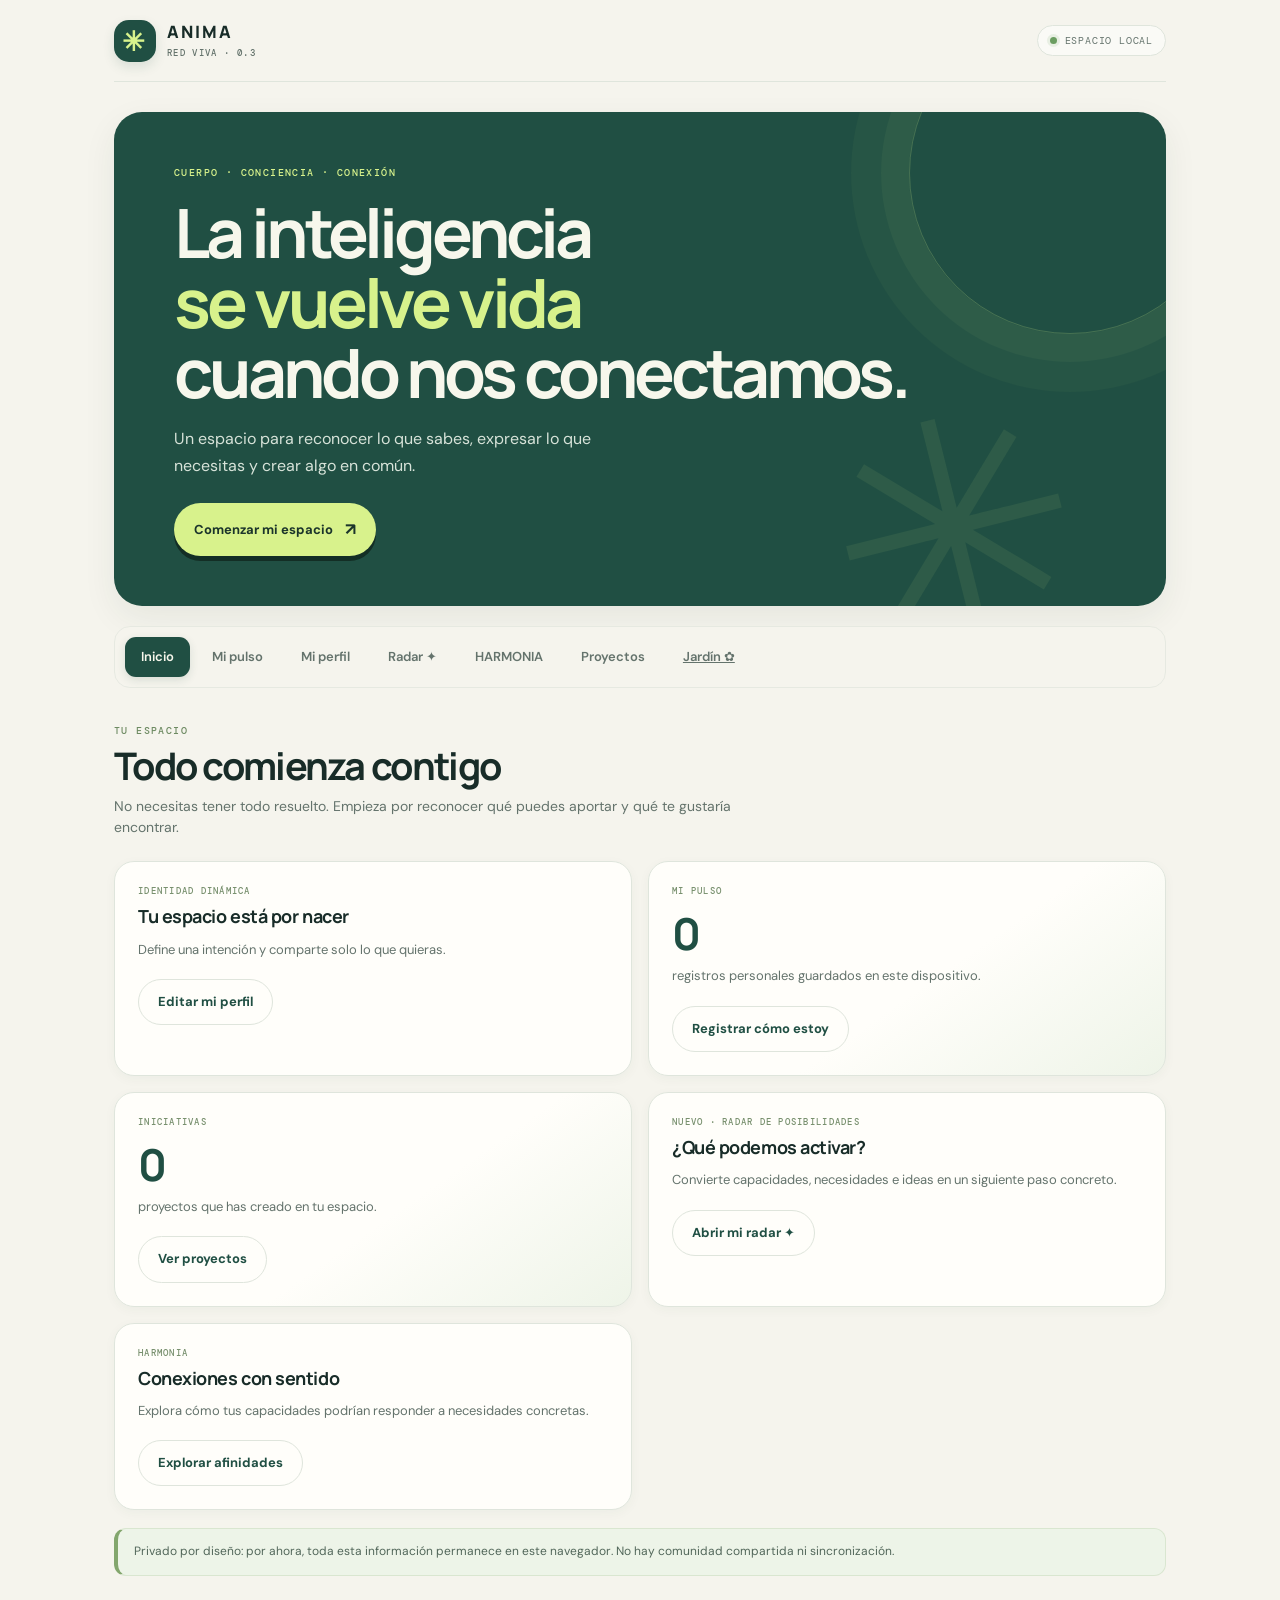
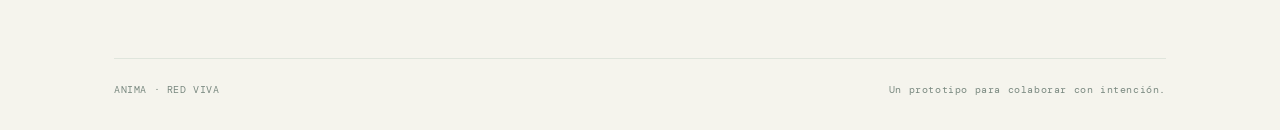
<file: index.html>
<!doctype html>
<html lang="es">
<head>
  <meta charset="utf-8">
  <meta name="viewport" content="width=device-width, initial-scale=1">
  <meta name="theme-color" content="#101b19">
  <meta name="description" content="ANIMA — un espacio para conectar capacidades, necesidades e iniciativas humanas.">
  <link rel="manifest" href="manifest.webmanifest">
  <link rel="icon" href="assets/anima-icon.svg" type="image/svg+xml">
  <title>ANIMA — Red Viva</title>
  <link rel="stylesheet" href="styles/main.css">
</head>
<body>
  <div class="app-shell">
    <header class="topbar">
      <a class="brand" href="#" aria-label="ANIMA inicio"><span class="brand-mark">✳</span><span>ANIMA<small>RED VIVA · 0.3</small></span></a>
      <span class="local-tag"><i></i> ESPACIO LOCAL</span>
    </header>
    <main>
      <section class="hero">
        <div class="eyebrow">CUERPO · CONCIENCIA · CONEXIÓN</div>
        <h1>La inteligencia<br><em>se vuelve vida</em><br>cuando nos conectamos.</h1>
        <p>Un espacio para reconocer lo que sabes, expresar lo que necesitas y crear algo en común.</p>
        <button class="primary" data-go="profile">Comenzar mi espacio <span>↗</span></button>
      </section>
      <nav class="tabs" aria-label="Secciones">
        <button class="tab active" data-tab="home">Inicio</button>
        <button class="tab" data-tab="pulse">Mi pulso</button>
        <button class="tab" data-tab="profile">Mi perfil</button>
        <button class="tab" data-tab="radar">Radar ✦</button>
        <button class="tab" data-tab="harmonia">HARMONIA</button>
        <button class="tab" data-tab="projects">Proyectos</button>
        <a class="tab garden-tab" href="garden.html">Jardín ✿</a>
      </nav>
      <section id="view" aria-live="polite"></section>
    </main>
    <footer><span>ANIMA · RED VIVA</span><span>Un prototipo para colaborar con intención.</span></footer>
  </div>
  <script src="scripts/harmonia.js"></script>
  <script src="scripts/app.js"></script>
  <script>if("serviceWorker" in navigator && location.protocol!=="file:"){window.addEventListener("load",()=>navigator.serviceWorker.register("service-worker.js").catch(()=>{}));}</script>
</body>
</html>
</file>
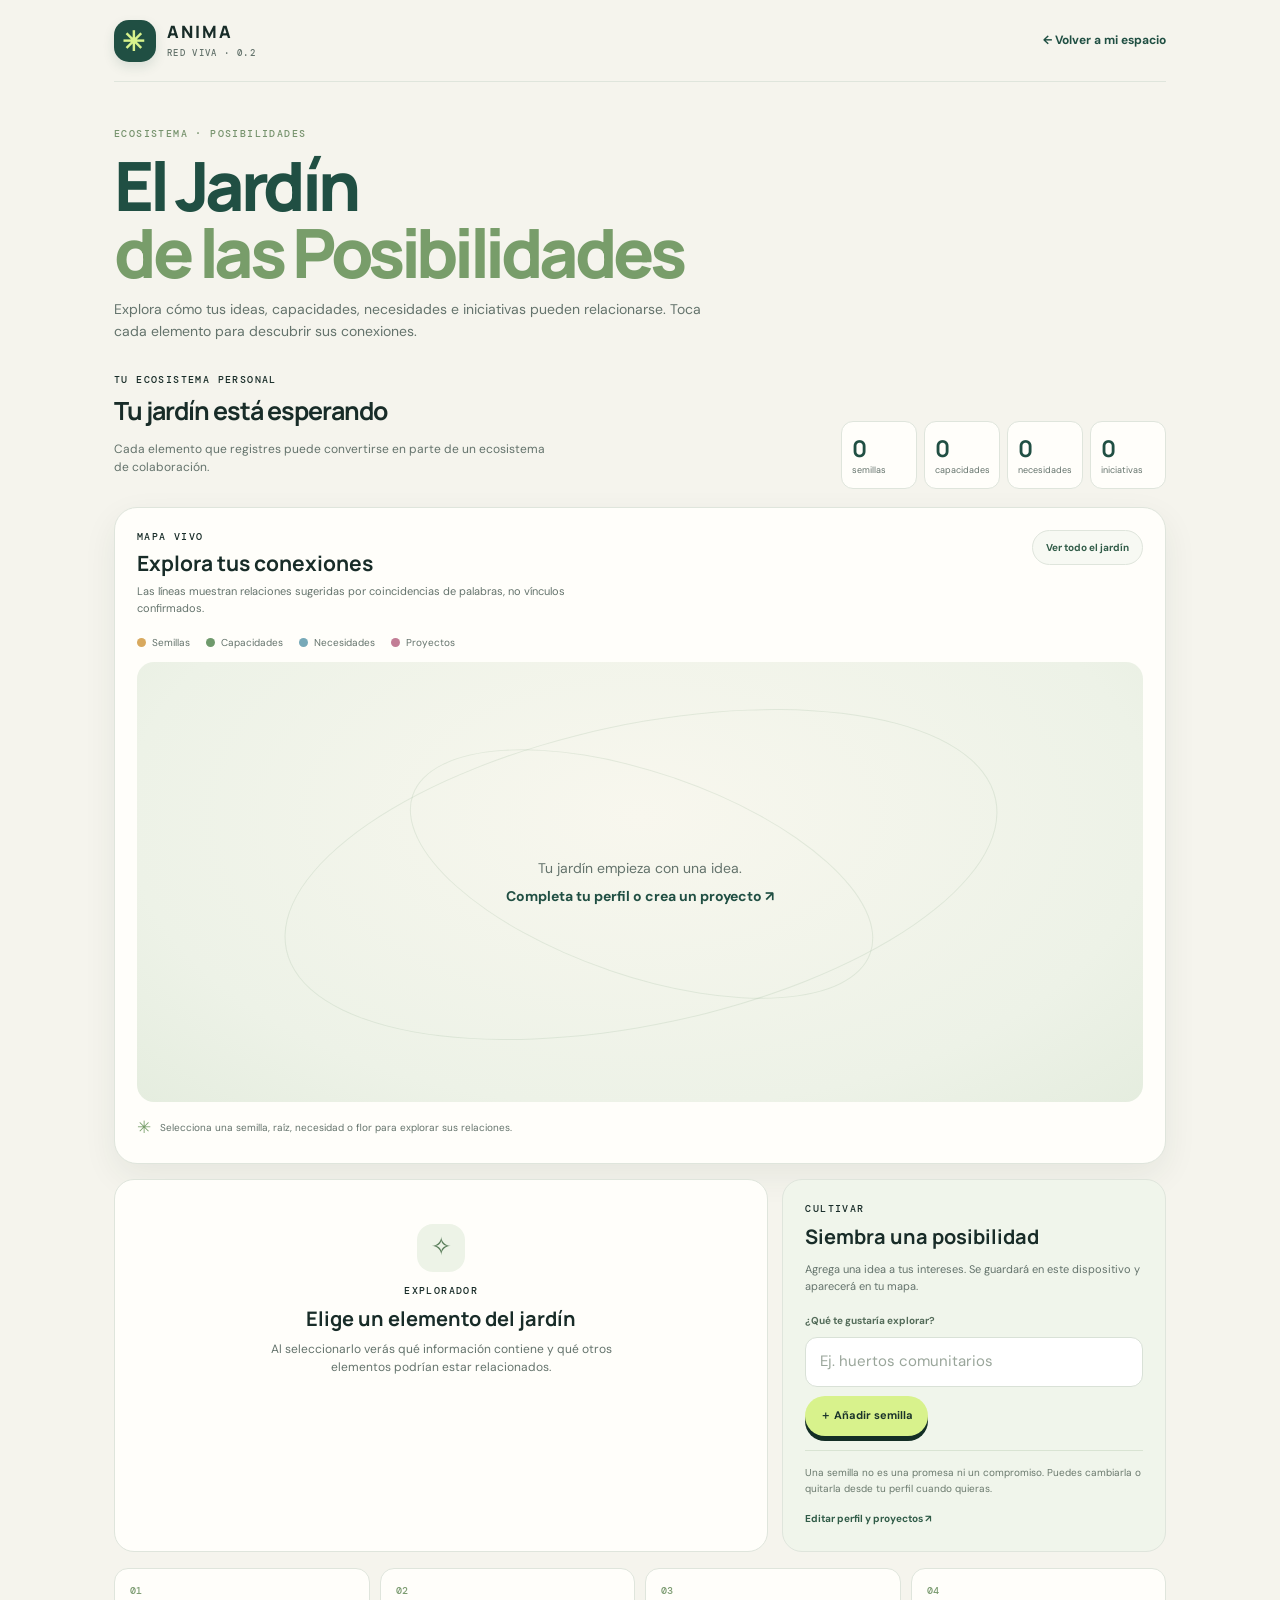
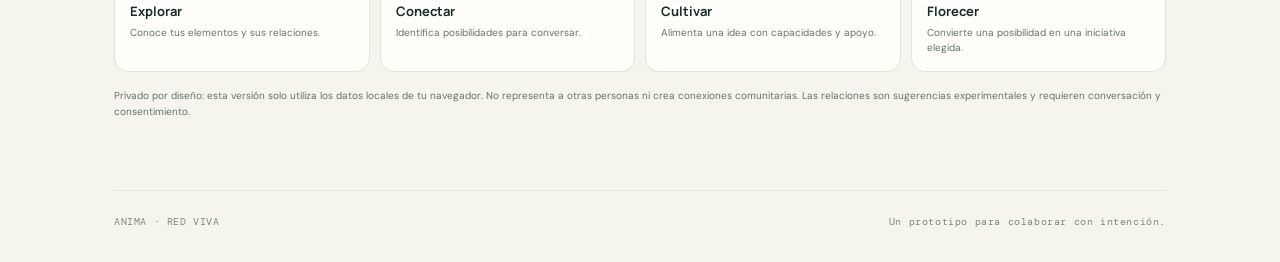
<file: garden.html>
<!doctype html>
<html lang="es">
<head>
<meta charset="utf-8"><meta name="viewport" content="width=device-width,initial-scale=1">
<meta name="theme-color" content="#204f43"><meta name="description" content="Explora conexiones y posibilidades en el Jardín de ANIMA.">
<link rel="stylesheet" href="styles/main.css"><link rel="stylesheet" href="styles/garden.css">
<title>El Jardín — ANIMA</title>
</head>
<body><div class="app-shell">
<header class="topbar"><a class="brand" href="index.html"><span class="brand-mark">✳</span><span>ANIMA<small>RED VIVA · 0.2</small></span></a><a class="back-link" href="index.html">← Volver a mi espacio</a></header>
<main class="garden-page">
<div class="garden-heading"><div class="kicker">ECOSISTEMA · POSIBILIDADES</div><h1>El Jardín<br><em>de las Posibilidades</em></h1><p>Explora cómo tus ideas, capacidades, necesidades e iniciativas pueden relacionarse. Toca cada elemento para descubrir sus conexiones.</p></div>
<section class="garden-intro"><div><div class="kicker">TU ECOSISTEMA PERSONAL</div><h2 id="garden-title">Tu jardín está esperando</h2><p id="garden-description">Los elementos aparecerán aquí a medida que completes tu espacio.</p></div><div class="garden-stats"><div><strong id="seed-count">0</strong><span>semillas</span></div><div><strong id="skill-count">0</strong><span>capacidades</span></div><div><strong id="need-count">0</strong><span>necesidades</span></div><div><strong id="project-count">0</strong><span>iniciativas</span></div></div></section>
<section class="map-panel">
<div class="map-toolbar"><div><div class="kicker">MAPA VIVO</div><h2>Explora tus conexiones</h2><p>Las líneas muestran relaciones sugeridas por coincidencias de palabras, no vínculos confirmados.</p></div><button class="map-reset" id="show-all">Ver todo el jardín</button></div>
<div class="map-legend"><span><i class="legend-seed"></i>Semillas</span><span><i class="legend-root"></i>Capacidades</span><span><i class="legend-water"></i>Necesidades</span><span><i class="legend-flower"></i>Proyectos</span></div>
<div class="map-scroll"><div class="living-map" id="living-map"><svg id="map-lines" viewBox="0 0 800 440" preserveAspectRatio="none" aria-hidden="true"></svg><div id="map-nodes"></div><div id="map-empty" class="map-empty">Tu jardín empieza con una idea.<br><a href="index.html">Completa tu perfil o crea un proyecto ↗</a></div></div></div>
<div class="map-caption"><span>✳</span> Selecciona una semilla, raíz, necesidad o flor para explorar sus relaciones.</div>
</section>
<section class="explorer-layout">
<article class="detail-panel" id="detail-panel" aria-live="polite"><div class="detail-placeholder"><span class="detail-icon">✧</span><div class="kicker">EXPLORADOR</div><h2>Elige un elemento del jardín</h2><p>Al seleccionarlo verás qué información contiene y qué otros elementos podrían estar relacionados.</p></div></article>
<aside class="grow-panel"><div class="kicker">CULTIVAR</div><h2>Siembra una posibilidad</h2><p>Agrega una idea a tus intereses. Se guardará en este dispositivo y aparecerá en tu mapa.</p><form id="seed-form"><label for="new-seed">¿Qué te gustaría explorar?</label><input id="new-seed" maxlength="80" required placeholder="Ej. huertos comunitarios"><button class="primary" type="submit">＋ Añadir semilla</button></form><div class="grow-note">Una semilla no es una promesa ni un compromiso. Puedes cambiarla o quitarla desde tu perfil cuando quieras.</div><a class="profile-link" href="index.html">Editar perfil y proyectos ↗</a></aside>
</section>
<section class="garden-principles"><div><span>01</span><strong>Explorar</strong><p>Conoce tus elementos y sus relaciones.</p></div><div><span>02</span><strong>Conectar</strong><p>Identifica posibilidades para conversar.</p></div><div><span>03</span><strong>Cultivar</strong><p>Alimenta una idea con capacidades y apoyo.</p></div><div><span>04</span><strong>Florecer</strong><p>Convierte una posibilidad en una iniciativa elegida.</p></div></section>
<p class="garden-note">Privado por diseño: esta versión solo utiliza los datos locales de tu navegador. No representa a otras personas ni crea conexiones comunitarias. Las relaciones son sugerencias experimentales y requieren conversación y consentimiento.</p>
</main><footer><span>ANIMA · RED VIVA</span><span>Un prototipo para colaborar con intención.</span></footer>
</div>
<script>
(()=>{"use strict";
const KEY="anima-red-viva-v02";const $=id=>document.getElementById(id);
const safe=s=>String(s??"").replace(/[&<>"']/g,c=>({"&":"&amp;","<":"&lt;",">":"&gt;",'"':"&quot;","'":"&#39;"}[c]));
const norm=s=>String(s||"").toLocaleLowerCase("es").normalize("NFD").replace(/[\u0300-\u036f]/g,"").trim();
const split=s=>String(s||"").split(/[,;\n]+/).map(x=>x.trim()).filter(Boolean);
const load=()=>{try{const x=JSON.parse(localStorage.getItem(KEY)||"{}");return x&&typeof x==="object"?x:{}}catch{return {}}};
let data=load(),selectedId=null,nodes=[];
function save(){try{localStorage.setItem(KEY,JSON.stringify(data));return true}catch{$("detail-panel").innerHTML='<p class="muted">No se pudo guardar. Revisa el almacenamiento del navegador.</p>';return false}}
function buildNodes(){
 const p=data.profile||{},out=[];let n=0;
 const add=(type,label,description,terms,extra={})=>{out.push({id:type+"-"+(n++),type,label,description,terms:terms.map(norm).filter(Boolean),...extra})};
 if(p.intention)add("seed",p.intention,"Tu intención principal",[p.intention],{position:[50,13]});
 split(p.interests).forEach((x,i)=>add("seed",x,"Un interés que elegiste explorar",[x],{position:[[19,28],[42,32],[67,27],[84,39],[31,48],[75,51]][i%6]}));
 split(p.skills).forEach((x,i)=>add("root",x,"Una capacidad que has decidido registrar",[x],{position:[[12,65],[33,78],[54,69],[74,78],[91,65],[43,90]][i%6]}));
 split(p.needs).forEach((x,i)=>add("water",x,"Una necesidad o apoyo que has identificado",[x],{position:[[21,53],[46,47],[68,57],[86,51]][i%4]}));
 (Array.isArray(data.projects)?data.projects:[]).forEach((x,i)=>add("flower",x.name||"Iniciativa",x.interests||"Proyecto en desarrollo",split((x.needs||"")+";"+(x.interests||"")),{project:x,position:[[29,24],[61,20],[79,37],[52,39],[16,40]][i%5]}));
 return out;
}
function typeName(t){return({seed:"Semilla",root:"Capacidad",water:"Necesidad",flower:"Iniciativa"})[t]||"Elemento"}
function related(node){return nodes.filter(other=>other.id!==node.id&&node.terms.some(a=>other.terms.some(b=>a===b||a.includes(b)||b.includes(a))));}
function render(){
 data=load();const p=data.profile||{},projects=Array.isArray(data.projects)?data.projects:[];
 nodes=buildNodes();
 $("garden-title").textContent=p.alias?"El jardín de "+p.alias:"Tu jardín está esperando";
 $("garden-description").textContent=p.intention||"Cada elemento que registres puede convertirse en parte de un ecosistema de colaboración.";
 $("seed-count").textContent=nodes.filter(n=>n.type==="seed").length;$("skill-count").textContent=nodes.filter(n=>n.type==="root").length;$("need-count").textContent=nodes.filter(n=>n.type==="water").length;$("project-count").textContent=projects.length;
 $("map-empty").style.display=nodes.length?"none":"block";
 const pos=n=>[n.position[0]*8,n.position[1]*4.4];
 let lines="";
 nodes.forEach((a,i)=>nodes.slice(i+1).forEach(b=>{if(a.terms.some(x=>b.terms.some(y=>x===y||x.includes(y)||y.includes(x)))){const [x1,y1]=pos(a),[x2,y2]=pos(b);lines+='<line x1="'+x1+'" y1="'+y1+'" x2="'+x2+'" y2="'+y2+'" />';}}));
 $("map-lines").innerHTML=lines;
 $("map-nodes").innerHTML=nodes.map(n=>'<button class="map-node node-'+n.type+(n.id===selectedId?' selected':'')+'" data-node="'+safe(n.id)+'" style="left:'+n.position[0]+'%;top:'+n.position[1]+'%" aria-label="'+typeName(n.type)+': '+safe(n.label)+'"><span class="node-symbol">'+({seed:"✧",root:"⌁",water:"≈",flower:"✿"})[n.type]+'</span><span class="node-label">'+safe(n.label)+'</span></button>').join("");
 if(selectedId&&!nodes.some(n=>n.id===selectedId))selectedId=null;
 if(selectedId)showDetail(selectedId);else showPlaceholder();
}
function showPlaceholder(){$("detail-panel").innerHTML='<div class="detail-placeholder"><span class="detail-icon">✧</span><div class="kicker">EXPLORADOR</div><h2>Elige un elemento del jardín</h2><p>Al seleccionarlo verás qué información contiene y qué otros elementos podrían estar relacionados.</p></div>';}
function showDetail(id){
 const node=nodes.find(n=>n.id===id);if(!node)return showPlaceholder();
 const matches=related(node);
 const suggestions=matches.length?matches.map(x=>'<button class="related-item" data-node="'+safe(x.id)+'"><span class="mini-symbol '+x.type+'">'+({seed:"✧",root:"⌁",water:"≈",flower:"✿"})[x.type]+'</span><span><strong>'+safe(x.label)+'</strong><small>'+typeName(x.type)+' · explorar relación</small></span><b>↗</b></button>').join(""):'<p class="muted">Todavía no detectamos coincidencias de texto. Puedes explorar otros elementos o enriquecer sus descripciones.</p>';
 $("detail-panel").innerHTML='<div class="detail-top"><span class="detail-icon '+node.type+'">'+({seed:"✧",root:"⌁",water:"≈",flower:"✿"})[node.type]+'</span><div><div class="kicker">'+typeName(node.type)+'</div><h2>'+safe(node.label)+'</h2></div></div><p class="detail-description">'+safe(node.description)+'</p><div class="detail-section"><div class="kicker">POSIBLES RELACIONES</div><p class="muted">'+matches.length+' elemento(s) con coincidencia literal. Esto no confirma compatibilidad ni colaboración.</p><div class="related-list">'+suggestions+'</div></div><div class="detail-actions"><button class="map-reset" id="clear-selection">Cerrar exploración</button></div>';
 $("clear-selection").addEventListener("click",()=>{selectedId=null;render()});
}
$("map-nodes").addEventListener("click",e=>{const b=e.target.closest("[data-node]");if(!b)return;selectedId=b.dataset.node;render();});
$("detail-panel").addEventListener("click",e=>{const b=e.target.closest("[data-node]");if(!b)return;selectedId=b.dataset.node;render();});
$("show-all").addEventListener("click",()=>{selectedId=null;render();});
$("seed-form").addEventListener("submit",e=>{e.preventDefault();const value=$("new-seed").value.trim();if(!value)return;data=load();data.profile=data.profile||{};const existing=split(data.profile.interests);if(!existing.some(x=>norm(x)===norm(value)))existing.push(value);data.profile.interests=existing.join(", ");if(save()){$("new-seed").value="";selectedId=null;render();}});
window.addEventListener("storage",e=>{if(e.key===KEY){selectedId=null;render()}});
render();
})();
</script></body></html>
</file>
<file: styles/main.css>
@import url('https://fonts.googleapis.com/css2?family=DM+Mono:wght@400;500&family=DM+Sans:wght@400;500;600;700&family=Manrope:wght@400;500;600;700;800&display=swap');

:root{
 --bg:#f5f4ed;--paper:#fffefa;--ink:#182c28;--muted:#64736c;--soft:#e8ede4;
 --line:#dfe5dc;--green:#204f43;--green-2:#d8e8c7;--lime:#d8f28c;
 --coral:#e58a6d;--blue:#dfe9f5;--shadow:0 12px 34px rgba(28,55,43,.07);
 --radius:20px;--radius-sm:12px;
 color-scheme:light;
}
*{box-sizing:border-box}
html{scroll-behavior:smooth;-webkit-text-size-adjust:100%}
body{margin:0;background:var(--bg);color:var(--ink);font-family:'DM Sans',system-ui,sans-serif;font-size:15px;line-height:1.55;-webkit-font-smoothing:antialiased}
button,input,textarea,select{font:inherit}
button{touch-action:manipulation}
.app-shell{max-width:1120px;margin:0 auto;padding:0 34px}
.topbar{height:82px;display:flex;align-items:center;justify-content:space-between;border-bottom:1px solid var(--line);gap:16px}
.brand{display:flex;gap:11px;align-items:center;text-decoration:none;color:var(--ink);font:800 17px/1 Manrope,sans-serif;letter-spacing:.12em}
.brand small{display:block;margin-top:7px;font:500 9px 'DM Mono',monospace;color:var(--muted);letter-spacing:.15em}
.brand-mark{display:grid;place-items:center;width:42px;height:42px;background:var(--green);color:var(--lime);border-radius:15px;font-size:27px;box-shadow:0 5px 12px #204f4320}
.local-tag{display:inline-flex;align-items:center;gap:8px;padding:8px 12px;border:1px solid var(--line);border-radius:99px;background:#ffffff8c;color:var(--muted);font:10px 'DM Mono',monospace;letter-spacing:.08em;white-space:nowrap}
.local-tag i{width:7px;height:7px;border-radius:50%;background:#6b9d61;box-shadow:0 0 0 3px #6b9d6120}
.hero.is-hidden{display:none}.hero{position:relative;isolation:isolate;overflow:hidden;padding:54px clamp(22px,5vw,60px) 50px;margin:30px 0 20px;background:var(--green);color:#f7f7ec;border-radius:28px;box-shadow:var(--shadow)}
.hero:after{content:"";position:absolute;z-index:-1;width:320px;height:320px;right:-65px;top:-100px;border:1px solid #d8f28c35;border-radius:50%;box-shadow:0 0 0 28px #d8f28c0a,0 0 0 58px #d8f28c08}
.hero:before{content:"✳";position:absolute;right:8%;bottom:-78px;color:#d8f28c13;font-size:300px;line-height:1;transform:rotate(-14deg);z-index:-1}
.eyebrow,.kicker{font:500 10px 'DM Mono',monospace;letter-spacing:.14em;text-transform:uppercase}
.hero .eyebrow{color:var(--lime)}
.hero h1{font:700 clamp(37px,6.2vw,68px)/1.03 Manrope,sans-serif;letter-spacing:-.06em;max-width:750px;margin:18px 0}
.hero h1 em{font-style:normal;color:var(--lime)}
.hero p{max-width:475px;margin:0 0 24px;color:#d7e3d9;font-size:16px;line-height:1.7}
.primary,.secondary,.danger{min-height:46px;display:inline-flex;align-items:center;justify-content:center;gap:12px;border-radius:999px;padding:12px 19px;border:1px solid transparent;font-weight:700;font-size:13px;cursor:pointer;transition:transform .18s ease,background .18s ease,box-shadow .18s ease}
.primary{background:var(--lime);color:#1b342b;box-shadow:0 5px 0 #132e25}
.primary:hover{background:#e5ffae;transform:translateY(-1px)}
.primary span{font-size:17px}
.secondary{background:var(--paper);color:var(--green);border-color:var(--line)}
.secondary:hover{background:var(--soft);border-color:#cbd8ca}
.danger{background:#fff5f0;color:#974a35;border-color:#f0c5b7}
.tabs{position:sticky;top:0;z-index:5;display:flex;gap:6px;overflow-x:auto;scrollbar-width:none;padding:10px;margin:0 0 6px;background:#f5f4edf0;border:1px solid #e6e9e1;border-radius:16px;backdrop-filter:blur(16px)}
.tabs::-webkit-scrollbar{display:none}
.tab{flex:0 0 auto;min-height:40px;padding:10px 16px;border:0;border-radius:11px;background:transparent;color:var(--muted);font-size:13px;font-weight:600;cursor:pointer;white-space:nowrap;transition:background .18s ease,color .18s ease}
.tab:hover{background:#e8ede4;color:var(--green)}
.tab.active{background:var(--green);color:#f7f7ec;box-shadow:0 3px 8px #204f4324}
.content{padding:30px 0 64px;animation:rise .28s ease both}
@keyframes rise{from{opacity:.4;transform:translateY(5px)}to{opacity:1;transform:translateY(0)}}
.section-head{display:flex;justify-content:space-between;gap:20px;align-items:end;margin-bottom:22px}
.section-head .kicker{color:#6d8a62}
.section-head h2{font:700 clamp(27px,4vw,38px)/1.1 Manrope,sans-serif;letter-spacing:-.045em;margin:8px 0 9px}
.section-head p{max-width:620px;color:var(--muted);margin:0;font-size:14px}
.grid{display:grid;grid-template-columns:repeat(2,minmax(0,1fr));gap:16px}
.card{min-width:0;background:var(--paper);border:1px solid var(--line);padding:23px;border-radius:var(--radius);box-shadow:0 3px 12px #1d44300a;transition:transform .18s ease,border-color .18s ease,box-shadow .18s ease}
.grid>.card:hover,.grid>article.card:hover{transform:translateY(-2px);border-color:#c6d6c4;box-shadow:var(--shadow)}
.card .kicker{color:#78906e;font-size:9px}
.card h3{font:700 18px/1.3 Manrope,sans-serif;letter-spacing:-.025em;margin:8px 0 10px}
.card p{color:var(--muted);font-size:13px;line-height:1.65;margin:7px 0}
.card p b{color:var(--ink);font-weight:600}
.big-number{font:700 44px/.98 Manrope,sans-serif;letter-spacing:-.06em;color:var(--green);margin:15px 0 10px}
.card .actions{display:flex;gap:9px;flex-wrap:wrap;margin-top:19px}
.card .actions button{min-height:42px}
.card:has(.big-number){background:linear-gradient(145deg,#fffefa 55%,#eef4e8)}
.card:has(.score){background:linear-gradient(145deg,#fffefa 45%,#f1f5eb)}
.form-grid{display:grid;grid-template-columns:repeat(2,minmax(0,1fr));gap:18px}
.field{min-width:0;display:flex;flex-direction:column;gap:8px}
.field.full{grid-column:1/-1}
.field>label{font:500 10px 'DM Mono',monospace;letter-spacing:.1em;color:#61756a}
input,textarea,select{width:100%;min-height:46px;padding:12px 14px;background:#fbfcf8;color:var(--ink);border:1px solid #d9e1d7;border-radius:12px;outline:none;transition:border-color .15s ease,box-shadow .15s ease}
textarea{min-height:104px;resize:vertical}
input::placeholder,textarea::placeholder{color:#9aa69b}
input:focus,textarea:focus,select:focus{border-color:#6c967b;box-shadow:0 0 0 3px #6c967b24}
.checkline{display:flex;gap:11px;align-items:flex-start;color:var(--muted)!important;font:400 13px/1.6 'DM Sans',sans-serif!important;letter-spacing:0!important;text-transform:none}
.checkline input{flex:0 0 auto;width:18px;min-height:18px;height:18px;margin:2px 0 0;accent-color:var(--green)}
.notice{border:1px solid #d9e6d0;border-left:4px solid #83a66d;border-radius:12px;padding:13px 16px;background:#edf4e8;color:#52675a;font-size:12px;line-height:1.65;margin:18px 0}
.item{display:flex;justify-content:space-between;gap:16px;padding:15px 0;border-bottom:1px solid var(--line)}
.item:last-child{border-bottom:0}
.item strong{font-size:14px}
.score{display:inline-flex;align-items:center;justify-content:center;min-width:74px;min-height:48px;padding:4px 13px;margin:8px 0 12px;border-radius:14px;background:var(--green-2);color:var(--green);font:700 25px Manrope,sans-serif;letter-spacing:-.04em}
.empty{padding:34px 24px;text-align:center;border:1px dashed #cbd8c9;border-radius:var(--radius);color:var(--muted);background:#ffffff7a;font-size:13px}
footer{display:flex;justify-content:space-between;gap:15px;padding:24px 0 34px;border-top:1px solid var(--line);font:10px 'DM Mono',monospace;letter-spacing:.06em;color:#7a8980}
button:focus-visible,a:focus-visible,input:focus-visible,textarea:focus-visible,select:focus-visible{outline:3px solid #82a86e;outline-offset:3px}
@media(min-width:900px){.grid{grid-template-columns:repeat(2,minmax(0,1fr))}.grid>.card:first-child:nth-last-child(3),.grid>.card:first-child:nth-last-child(3)~.card{min-height:190px}}
@media(max-width:700px){
 .app-shell{padding:0 16px}.topbar{height:70px}.brand-mark{width:38px;height:38px;border-radius:13px}
 .local-tag{font-size:9px;padding:7px 10px}.hero{padding:34px 23px 30px;margin:17px 0 15px;border-radius:23px}
 .hero h1{font-size:clamp(36px,10vw,52px);margin:15px 0}.hero p{font-size:14px;line-height:1.65;max-width:320px}
 .hero:after{width:220px;height:220px;right:-100px;top:-45px}.hero:before{font-size:210px;right:-18px;bottom:-52px}
 .tabs{top:0;margin-left:-2px;margin-right:-2px;padding:6px;border-radius:14px;gap:3px}
 .tab{min-height:42px;padding:10px 13px;font-size:12px}
 .content{padding:25px 0 42px}.section-head{display:block;margin-bottom:19px}.section-head h2{font-size:30px}
 .grid,.form-grid{grid-template-columns:1fr;gap:12px}.card{padding:19px;border-radius:17px}
 .field.full{grid-column:auto}.notice{font-size:12px}
 footer{display:block;line-height:1.8;padding-bottom:26px}footer span{display:block;margin:4px 0}
}
@media(prefers-reduced-motion:reduce){*,*::before,*::after{scroll-behavior:auto!important;animation-duration:.01ms!important;animation-iteration-count:1!important;transition-duration:.01ms!important}}

/* RADAR DE POSIBILIDADES */
.radar-intro{display:flex;align-items:center;justify-content:space-between;gap:24px;padding:25px 28px;margin-bottom:27px;border:1px solid var(--line);border-radius:22px;background:linear-gradient(115deg,#fffefa,#edf4e8)}
.radar-stats{display:flex;flex-wrap:wrap;gap:25px;margin-top:17px}
.radar-stats div{display:flex;flex-direction:column;gap:2px}.radar-stats strong{font:700 29px/1 Manrope,sans-serif;color:var(--green);letter-spacing:-.05em}.radar-stats span{font:10px 'DM Mono',monospace;color:var(--muted);text-transform:uppercase;letter-spacing:.08em}
.radar-orbit{position:relative;flex:0 0 142px;width:142px;height:142px;border:1px solid #a7bd9b;border-radius:50%;display:grid;place-items:center;background:radial-gradient(circle,#d8f28c 0 7%,#ffffff00 8%),repeating-radial-gradient(circle,#ffffff00 0 24px,#b9cbaa 25px 26px)}
.radar-orbit:before,.radar-orbit:after{content:"";position:absolute;border:1px solid #b9cbaa;border-radius:50%;inset:19px}.radar-orbit:after{inset:44px}
.orbit-core{z-index:1;width:42px;height:42px;border-radius:50%;display:grid;place-items:center;background:var(--green);color:var(--lime);font-size:25px;box-shadow:0 0 0 7px #d8f28c70}
.orbit-dot{position:absolute;width:9px;height:9px;border-radius:50%;background:var(--coral);box-shadow:0 0 0 4px #e58a6d25}.dot-a{top:15px;left:61px}.dot-b{right:13px;bottom:36px;background:#7e9e70}.dot-c{left:16px;bottom:33px;background:#7e9e70}
.radar-section-title{display:flex;align-items:end;justify-content:space-between;gap:15px;margin:0 0 15px}.radar-section-title h3{font:700 20px Manrope,sans-serif;margin:6px 0 0;letter-spacing:-.03em}
.opportunity-grid{display:grid;grid-template-columns:repeat(2,minmax(0,1fr));gap:14px}
.opportunity-card{padding:21px;background:var(--paper);border:1px solid var(--line);border-radius:18px;box-shadow:0 3px 12px #1d443008}
.opportunity-top{display:flex;align-items:center;gap:10px}.opportunity-index{display:grid;place-items:center;width:29px;height:29px;border-radius:10px;background:var(--green);color:var(--lime);font:11px 'DM Mono',monospace}
.opportunity-card h3{font:700 18px/1.3 Manrope,sans-serif;margin:14px 0 8px;overflow-wrap:anywhere}.opportunity-card>p{font-size:13px;line-height:1.65;color:var(--muted);margin:0}
.why{padding:11px 13px;margin-top:15px;border-radius:11px;background:#f0f4eb;color:#657468;font-size:11px;line-height:1.55}.why b{color:var(--green)}
.opportunity-card .actions{margin-top:15px}
@media(max-width:700px){.radar-intro{padding:19px;gap:8px}.radar-orbit{flex-basis:95px;width:95px;height:95px}.radar-orbit:before{inset:13px}.radar-orbit:after{inset:30px}.orbit-core{width:32px;height:32px;font-size:19px}.radar-stats{gap:17px}.radar-stats strong{font-size:24px}.opportunity-grid{grid-template-columns:1fr}.radar-section-title{align-items:start;flex-direction:column}}
</file>
<file: styles/garden.css>
.back-link{color:var(--green);font-size:12px;font-weight:700;text-decoration:none}.garden-page{padding:54px 0 60px}.garden-heading{max-width:700px}.garden-heading .kicker{color:#77936e}.garden-heading h1{font:800 clamp(42px,7vw,76px)/.98 Manrope,sans-serif;letter-spacing:-.07em;margin:14px 0;color:#204f43}.garden-heading h1 em{font-style:normal;color:#789d6a}.garden-heading p{max-width:590px;color:var(--muted);font-size:15px}.garden-art{height:360px;position:relative;overflow:hidden;margin:30px 0 24px;border-radius:28px;background:linear-gradient(155deg,#eaf0df,#f7f2e6 55%,#e1ebdd);border:1px solid #d9e4d3}.sun{position:absolute;width:120px;height:120px;right:15%;top:38px;border-radius:50%;background:#efd68e;box-shadow:0 0 0 20px #efd68e30,0 0 0 42px #efd68e17}.hills{position:absolute;bottom:-110px;left:-10%;width:120%;height:220px;border-radius:50% 50% 0 0;background:#a9c29b;box-shadow:0 -22px 0 #c4d4b6,0 -43px 0 #dce6d1}.stem{position:absolute;bottom:68px;width:6px;background:#47775a;border-radius:100%;transform-origin:bottom}.stem:before,.stem:after{content:"";position:absolute;width:54px;height:23px;background:#80aa78;border-radius:100% 0 100% 0}.stem:before{top:50px;left:2px;transform:rotate(-24deg)}.stem:after{top:90px;right:0;transform:scaleX(-1) rotate(-25deg)}.stem i{position:absolute;top:-22px;left:-13px;width:32px;height:32px;border-radius:50%;background:#e58a6d;box-shadow:0 0 0 8px #e58a6d28}.stem b{position:absolute;top:-11px;left:0;width:8px;height:8px;border-radius:50%;background:#f6d98d;z-index:1}.stem-a{height:142px;left:30%;transform:rotate(-7deg)}.stem-b{height:200px;left:51%;transform:rotate(3deg)}.stem-b i{background:#d8a95e;box-shadow:0 0 0 8px #d8a95e28}.stem-c{height:155px;left:72%;transform:rotate(8deg)}.stem-c i{background:#b47a9a;box-shadow:0 0 0 8px #b47a9a28}.art-label{position:absolute;padding:7px 11px;border-radius:30px;background:#ffffffb8;color:#496c52;font:500 9px 'DM Mono',monospace;letter-spacing:.1em}.seed-label{left:8%;top:65px}.root-label{left:15%;bottom:28px}.flower-label{right:8%;top:34px}.garden-intro{display:flex;justify-content:space-between;align-items:end;gap:24px;margin:36px 0 18px}.garden-intro h2{font:700 28px Manrope,sans-serif;letter-spacing:-.04em;margin:7px 0}.garden-intro p{font-size:13px;color:var(--muted);max-width:440px}.garden-stats{display:grid;grid-template-columns:repeat(4,78px);gap:8px}.garden-stats div{display:flex;flex-direction:column;padding:11px;background:#fffefa;border:1px solid var(--line);border-radius:13px}.garden-stats strong{font:700 24px Manrope;color:var(--green)}.garden-stats span{font-size:9px;color:var(--muted)}.garden-grid{display:grid;grid-template-columns:repeat(2,minmax(0,1fr));gap:14px}.garden-card{padding:23px;background:#fffefa;border:1px solid var(--line);border-radius:20px}.symbol{display:grid;place-items:center;width:40px;height:40px;border-radius:13px;font-size:22px;margin-bottom:15px}.symbol.seed{background:#f7ead1;color:#a57b38}.symbol.root{background:#e0ead9;color:#507c59}.symbol.water{background:#dcebf0;color:#518393}.symbol.bloom{background:#f3e0e5;color:#a45d76}.garden-card .kicker{color:#77906d;font-size:9px}.garden-card h3{font:700 18px Manrope;margin:8px 0}.garden-card p{font-size:12px;color:var(--muted)}.chips{display:flex;gap:7px;flex-wrap:wrap;margin-top:15px}.chip{padding:6px 10px;border:1px solid #dce6d7;background:#eef3e9;color:#49634e;border-radius:30px;font-size:11px;overflow-wrap:anywhere}.muted{color:var(--muted);font-size:12px}.project{display:flex;gap:10px;padding:12px 0;border-bottom:1px solid var(--line)}.project:last-child{border:0}.project>span{color:#bd788a;font-size:20px}.project strong,.project small{display:block}.project strong{font-size:12px}.project small{font-size:10px;color:var(--muted);margin-top:4px}.garden-cta{display:flex;align-items:center;justify-content:space-between;gap:22px;margin-top:17px;padding:26px;background:#204f43;color:#f7f7ec;border-radius:22px}.garden-cta .kicker{color:#d8f28c}.garden-cta h2{font:700 22px Manrope;margin:8px 0}.garden-cta p{max-width:530px;font-size:12px;color:#d4e1d7}.cta-actions{display:flex;flex-wrap:wrap;gap:9px}.cta-actions a{padding:12px 16px;border-radius:30px;text-decoration:none;font-size:12px;font-weight:700;white-space:nowrap}.cta-light{border:1px solid #a9c1ae;color:#fff}.cta-lime{background:#d8f28c;color:#1b342b}.garden-note{margin-top:16px;color:var(--muted);font-size:11px}@media(max-width:700px){.garden-page{padding:34px 0}.garden-art{height:300px}.garden-intro{display:block}.garden-stats{grid-template-columns:repeat(4,minmax(0,1fr));margin-top:16px}.garden-stats div{padding:9px 7px}.garden-stats strong{font-size:21px}.garden-stats span{font-size:8px}.garden-grid{grid-template-columns:1fr}.garden-cta{display:block;padding:21px}.cta-actions{margin-top:16px}.cta-actions a{font-size:11px;padding:11px 13px}.stem-a{left:25%}.stem-b{left:49%}.stem-c{left:73%}.garden-art .sun{width:84px;height:84px;right:10%}.art-label{font-size:7px}}

/* Interactive garden map */
.garden-page{padding:45px 0 60px}.garden-heading{max-width:720px}.garden-heading h1{font:800 clamp(40px,6vw,68px)/.98 Manrope,sans-serif;letter-spacing:-.065em;margin:12px 0;color:#204f43}.garden-heading h1 em{font-style:normal;color:#789d6a}.garden-heading p{max-width:620px;color:var(--muted);font-size:14px}
.garden-intro{display:flex;justify-content:space-between;align-items:end;gap:20px;margin:30px 0 18px}.garden-intro h2{font:700 25px Manrope;margin:7px 0}.garden-intro p{font-size:12px;color:var(--muted);max-width:440px}.garden-stats{display:grid;grid-template-columns:repeat(4,76px);gap:7px}.garden-stats div{display:flex;flex-direction:column;padding:10px;background:#fffefa;border:1px solid var(--line);border-radius:12px}.garden-stats strong{font:700 23px Manrope;color:var(--green)}.garden-stats span{font-size:9px;color:var(--muted)}
.map-panel{background:#fffefa;border:1px solid var(--line);border-radius:23px;padding:22px;box-shadow:var(--shadow)}.map-toolbar{display:flex;justify-content:space-between;align-items:start;gap:15px}.map-toolbar h2{font:700 21px Manrope;margin:6px 0}.map-toolbar p{font-size:11px;color:var(--muted);margin:0;max-width:450px}.map-legend{display:flex;gap:16px;flex-wrap:wrap;margin:18px 0 12px}.map-legend span{display:flex;align-items:center;gap:6px;font-size:10px;color:var(--muted)}.map-legend i{width:9px;height:9px;border-radius:50%;display:inline-block}.legend-seed{background:#d8a95e}.legend-root{background:#6f9a6c}.legend-water{background:#77a9b8}.legend-flower{background:#c27d95}
.map-scroll{overflow-x:auto;border-radius:17px;background:radial-gradient(ellipse at 50% 35%,#f8f7ee 0%,#edf2e7 72%,#e5eddf 100%)}.living-map{position:relative;width:100%;min-width:620px;height:440px;overflow:hidden}.living-map:before,.living-map:after{content:"";position:absolute;border:1px solid #8da98a30;border-radius:50%;pointer-events:none}.living-map:before{width:72%;height:68%;left:14%;top:14%;transform:rotate(-12deg)}.living-map:after{width:48%;height:46%;left:26%;top:25%;transform:rotate(19deg)}#map-lines{position:absolute;inset:0;width:100%;height:100%;z-index:1;overflow:visible}#map-lines line{stroke:#8aa68b;stroke-width:1.6;stroke-dasharray:5 5;opacity:.7}
.map-node{position:absolute;z-index:2;transform:translate(-50%,-50%);display:flex;flex-direction:column;align-items:center;gap:4px;max-width:118px;padding:0;border:0;background:transparent;cursor:pointer;color:var(--ink)}.node-symbol{width:42px;height:42px;border:2px solid #fff;border-radius:50%;display:grid;place-items:center;font-size:21px;box-shadow:0 4px 14px #254c3426;transition:transform .18s,box-shadow .18s}.node-seed .node-symbol{background:#f3dfb7;color:#9b7537}.node-root .node-symbol{background:#dcead5;color:#4d7955}.node-water .node-symbol{background:#d9ebef;color:#518393}.node-flower .node-symbol{background:#f0dce3;color:#a55c75}.map-node:hover .node-symbol,.map-node.selected .node-symbol{transform:scale(1.14);box-shadow:0 0 0 5px #204f4320,0 6px 18px #254c3433}.node-label{max-width:118px;padding:4px 7px;border-radius:8px;background:#ffffffd9;border:1px solid #e3e9df;color:#40564a;font-size:9px;line-height:1.2;text-align:center;overflow-wrap:anywhere}.map-node.selected .node-label{background:#204f43;color:white;border-color:#204f43}
.map-empty{position:absolute;inset:0;z-index:3;display:none;align-content:center;text-align:center;color:#64736c;font-size:14px;line-height:2}.map-empty a{color:#204f43;font-weight:700;text-decoration:none}.map-caption{display:flex;gap:9px;align-items:center;margin-top:12px;color:var(--muted);font-size:10px}.map-caption span{color:#779d6a;font-size:17px}.map-reset{padding:9px 13px;border:1px solid var(--line);border-radius:30px;background:#f7f9f3;color:#315c48;font-size:10px;font-weight:700;cursor:pointer}
.explorer-layout{display:grid;grid-template-columns:1.45fr .85fr;gap:14px;margin-top:15px}.detail-panel,.grow-panel{min-width:0;padding:22px;background:#fffefa;border:1px solid var(--line);border-radius:20px}.detail-placeholder{text-align:center;padding:22px 10px}.detail-icon{display:grid;place-items:center;width:48px;height:48px;margin:0 auto 12px;border-radius:16px;background:#edf3e7;color:#567b57;font-size:25px}.detail-placeholder h2{font:700 20px Manrope;margin:8px 0}.detail-placeholder p{max-width:390px;margin:0 auto;color:var(--muted);font-size:12px}.detail-top{display:flex;align-items:center;gap:13px}.detail-top .detail-icon{margin:0;flex:0 0 48px}.detail-icon.seed{background:#f7ead1;color:#a57b38}.detail-icon.root{background:#e0ead9;color:#507c59}.detail-icon.water{background:#dcebf0;color:#518393}.detail-icon.flower{background:#f3e0e5;color:#a45d76}.detail-top h2{font:700 21px Manrope;margin:4px 0;overflow-wrap:anywhere}.detail-description{color:var(--muted);font-size:12px;margin:15px 0}.detail-section{border-top:1px solid var(--line);padding-top:14px}.detail-section>.muted{margin:7px 0}.related-list{display:grid;gap:5px;margin-top:10px}.related-item{display:flex;align-items:center;gap:10px;width:100%;padding:9px;border:1px solid transparent;border-radius:12px;background:#f7f9f3;text-align:left;cursor:pointer}.related-item:hover{border-color:#cfddca}.related-item>span:nth-child(2){flex:1;min-width:0}.related-item strong,.related-item small{display:block;overflow-wrap:anywhere}.related-item strong{font-size:11px}.related-item small{font-size:9px;color:var(--muted);margin-top:2px}.related-item>b{color:#78936e}.mini-symbol{width:29px;height:29px;border-radius:50%;display:grid;place-items:center}.mini-symbol.seed{background:#f3dfb7}.mini-symbol.root{background:#dcead5}.mini-symbol.water{background:#d9ebef}.mini-symbol.flower{background:#f0dce3}.detail-actions{margin-top:12px}.grow-panel{background:#f0f5eb}.grow-panel h2{font:700 20px Manrope;margin:8px 0}.grow-panel>p{font-size:11px;color:var(--muted)}.grow-panel form{display:grid;gap:9px;margin-top:18px}.grow-panel label{font-size:10px;font-weight:700;color:#536b59}.grow-panel input{background:white}.grow-panel .primary{justify-self:start;min-height:40px;padding:9px 14px;font-size:11px}.grow-note{padding-top:14px;margin-top:14px;border-top:1px solid #d9e4d3;color:#6a796d;font-size:10px;line-height:1.6}.profile-link{display:inline-block;margin-top:14px;color:#315c48;font-size:10px;font-weight:700;text-decoration:none}
.garden-principles{display:grid;grid-template-columns:repeat(4,1fr);gap:10px;margin-top:16px}.garden-principles>div{padding:15px;border:1px solid var(--line);border-radius:14px;background:#fffefa}.garden-principles span{display:block;color:#7b9b70;font:500 10px 'DM Mono',monospace}.garden-principles strong{display:block;margin:5px 0;font:700 13px Manrope}.garden-principles p{font-size:10px;color:var(--muted);margin:0}.garden-note{margin-top:16px;color:var(--muted);font-size:10px;line-height:1.6}
@media(max-width:760px){.garden-page{padding:30px 0}.garden-intro{display:block}.garden-stats{grid-template-columns:repeat(4,minmax(0,1fr));margin-top:13px}.garden-stats div{padding:8px 6px}.garden-stats strong{font-size:20px}.garden-stats span{font-size:8px}.map-panel{padding:14px}.map-toolbar{display:block}.map-toolbar .map-reset{margin-top:12px}.map-legend{gap:10px}.living-map{height:390px;min-width:600px}.explorer-layout{grid-template-columns:1fr}.garden-principles{grid-template-columns:repeat(2,1fr)}}
</file>
